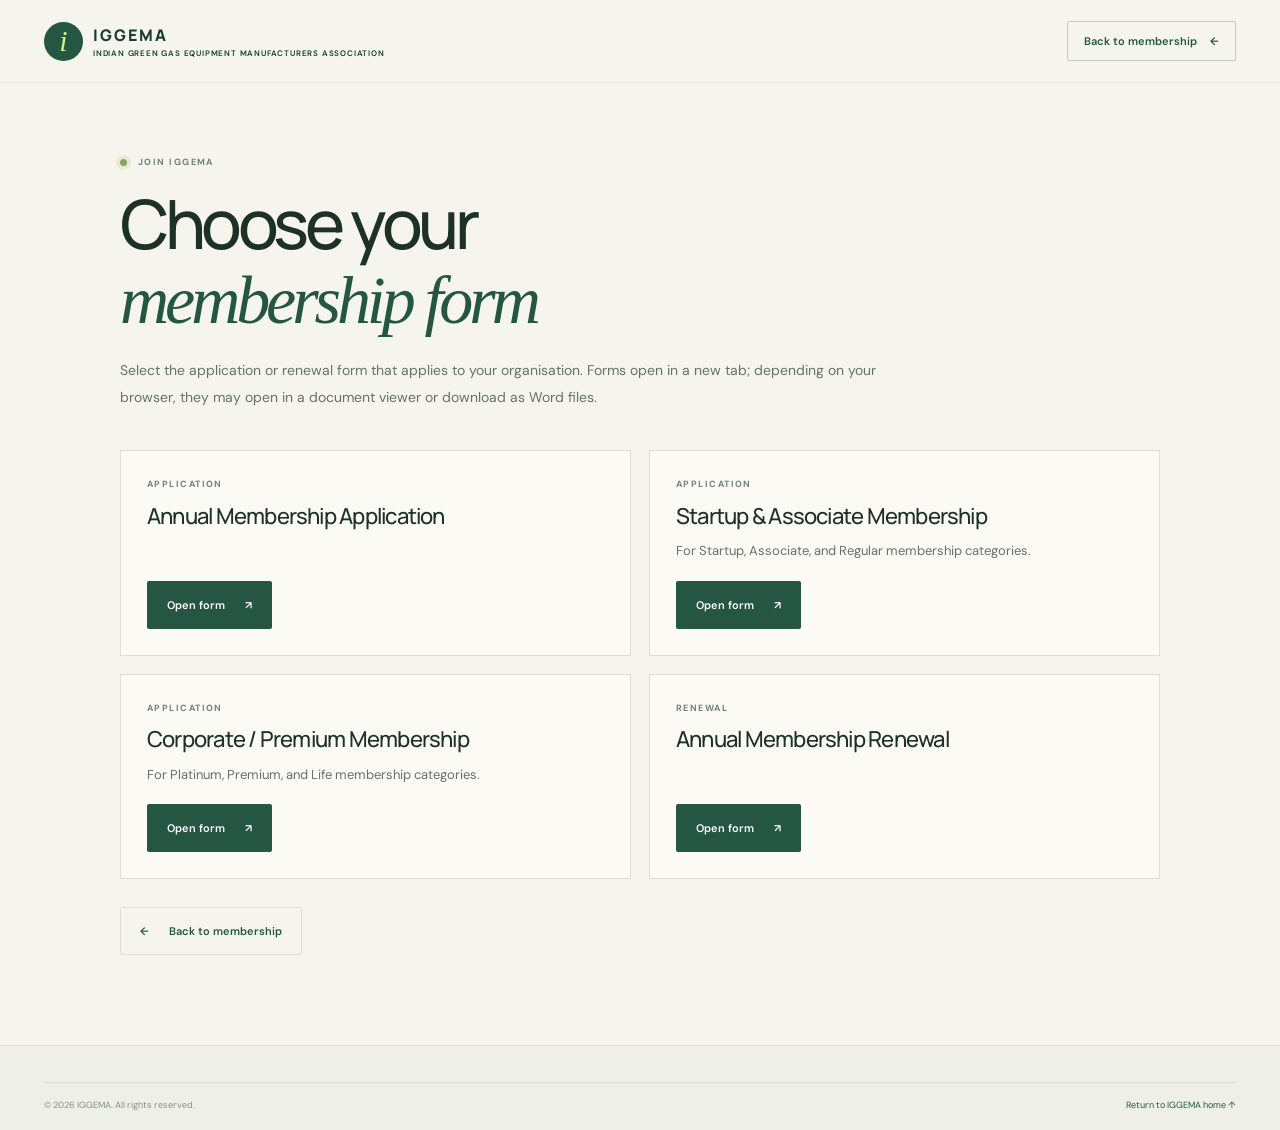
<file: membership-forms.html>
<!DOCTYPE html>
<html lang="en">
<head>
  <meta charset="UTF-8">
  <meta name="viewport" content="width=device-width, initial-scale=1">
  <meta name="theme-color" content="#f5f5ee">
  <meta name="description" content="Choose an IGGEMA membership application or renewal form.">
  <title>Choose a Membership Form — IGGEMA</title>
  <link rel="preconnect" href="https://fonts.googleapis.com">
  <link rel="preconnect" href="https://fonts.gstatic.com" crossorigin>
  <link href="https://fonts.googleapis.com/css2?family=DM+Sans:wght@400;500;600;700&family=Manrope:wght@400;500;600;700;800&display=swap" rel="stylesheet">
  <link rel="stylesheet" href="IGG.css">
  <link rel="stylesheet" href="membership.css">
</head>
<body>
  <a class="skip-link" href="#main-content">Skip to content</a>
  <header class="site-header">
    <nav class="navbar container" aria-label="Main navigation">
      <a class="brand" href="index.html" aria-label="IGGEMA home">
        <span class="brand-mark" aria-hidden="true">i</span>
        <span class="brand-name">IGGEMA<span class="brand-caption">INDIAN GREEN GAS EQUIPMENT MANUFACTURERS ASSOCIATION</span></span>
      </a>
      <a class="nav-cta" href="membership.html">Back to membership <span aria-hidden="true">←</span></a>
    </nav>
  </header>

  <main class="charter container form-picker" id="main-content">
    <header class="charter-header">
      <p class="eyebrow"><span class="eyebrow-dot"></span> JOIN IGGEMA</p>
      <h1>Choose your<br><span>membership form</span></h1>
      <p class="charter-intro">Select the application or renewal form that applies to your organisation. Forms open in a new tab; depending on your browser, they may open in a document viewer or download as Word files.</p>
    </header>

    <section class="form-options" aria-label="Available membership forms">
      <article class="form-option">
        <p class="eyebrow">APPLICATION</p>
        <h2>Annual Membership Application</h2>
        <a class="button button-primary" href="IGGEMA_Annual_Membership_Forms_2026.docx" target="_blank" rel="noopener">Open form <span aria-hidden="true">↗</span></a>
      </article>
      <article class="form-option">
        <p class="eyebrow">APPLICATION</p>
        <h2>Startup &amp; Associate Membership</h2>
        <p>For Startup, Associate, and Regular membership categories.</p>
        <a class="button button-primary" href="IGGEMA_Startup_Membership_Forms_2026.docx" target="_blank" rel="noopener">Open form <span aria-hidden="true">↗</span></a>
      </article>
      <article class="form-option">
        <p class="eyebrow">APPLICATION</p>
        <h2>Corporate / Premium Membership</h2>
        <p>For Platinum, Premium, and Life membership categories.</p>
        <a class="button button-primary" href="IGGEMA_Corporate_Membership_Forms_2026.docx" target="_blank" rel="noopener">Open form <span aria-hidden="true">↗</span></a>
      </article>
      <article class="form-option">
        <p class="eyebrow">RENEWAL</p>
        <h2>Annual Membership Renewal</h2>
        <a class="button button-primary" href="IGGEMA_Renewal_Membership_Forms_2026.docx" target="_blank" rel="noopener">Open form <span aria-hidden="true">↗</span></a>
      </article>
    </section>

    <a class="button form-back-button" href="membership.html"><span aria-hidden="true">←</span> Back to membership</a>
  </main>

  <footer class="footer">
    <div class="container footer-bottom">
      <span>© 2026 IGGEMA. All rights reserved.</span>
      <a href="index.html">Return to IGGEMA home ↑</a>
    </div>
  </footer>
</body>
</html>
</file>
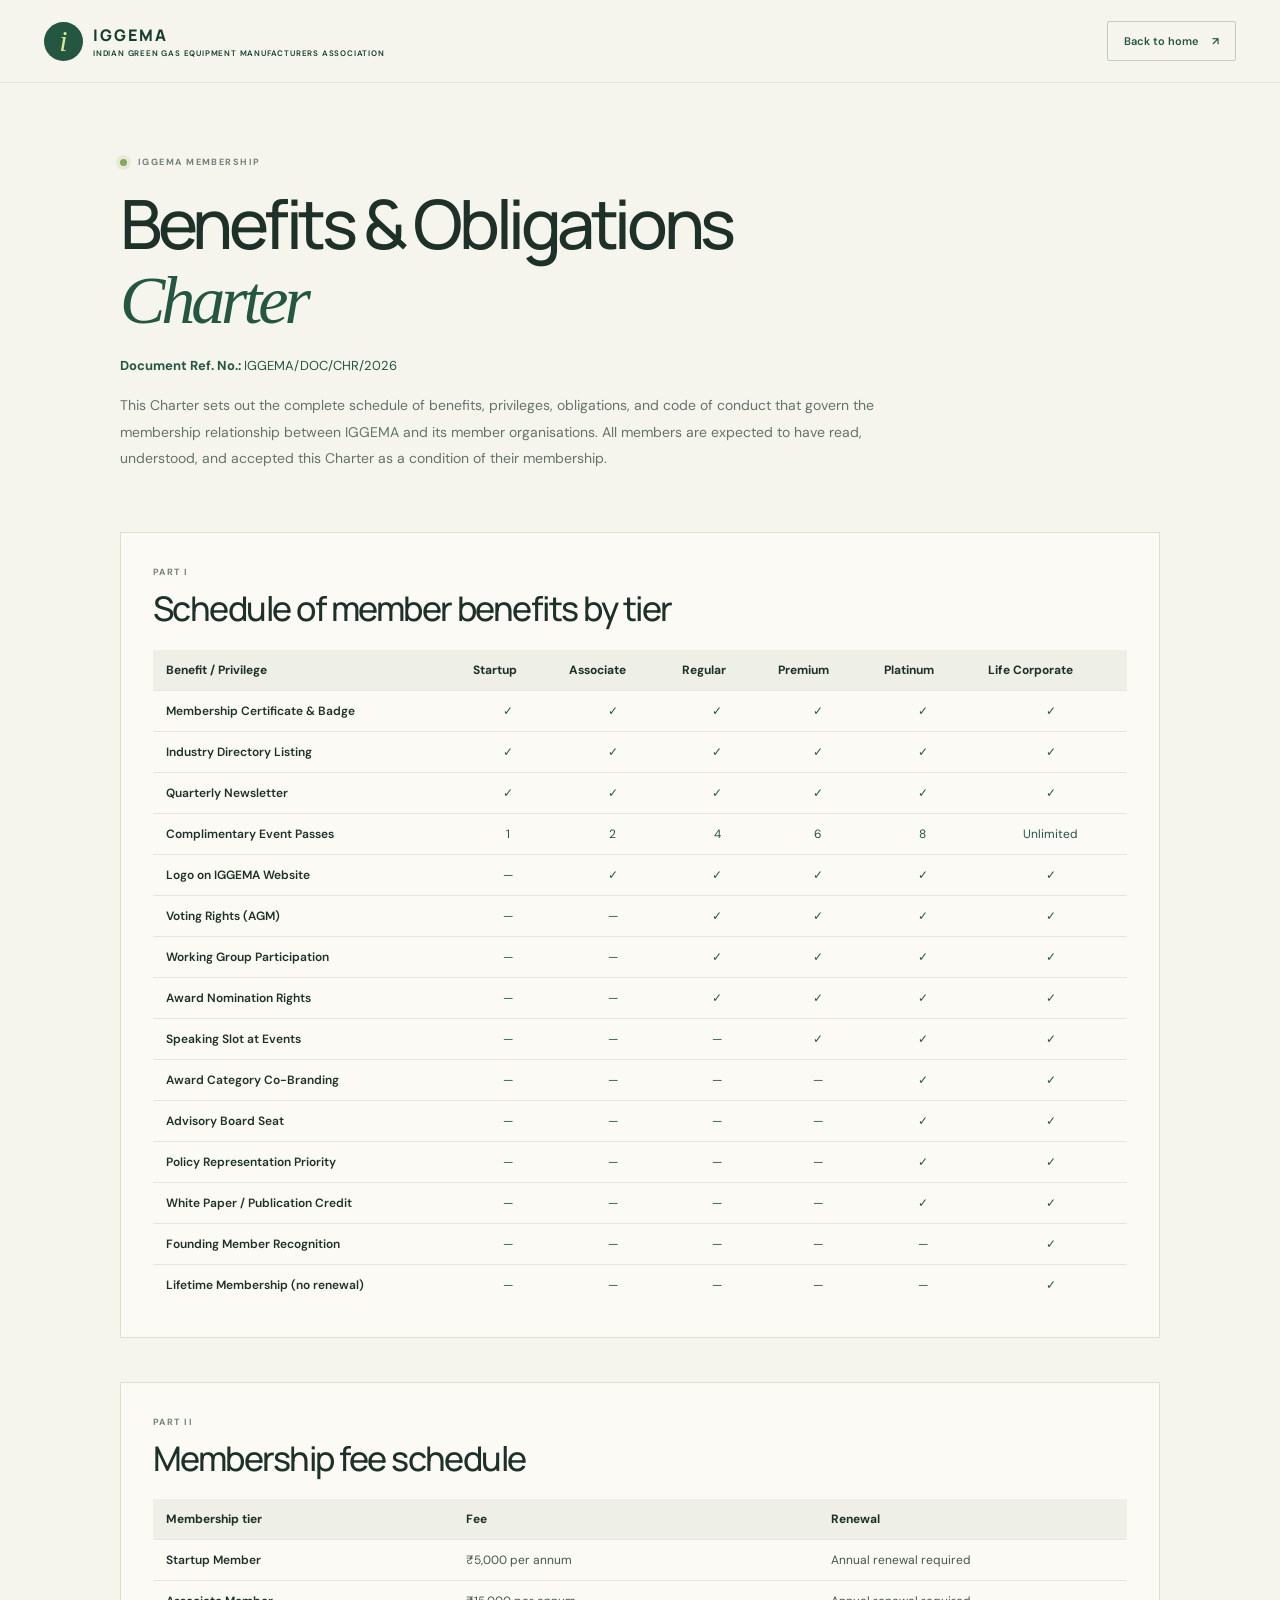
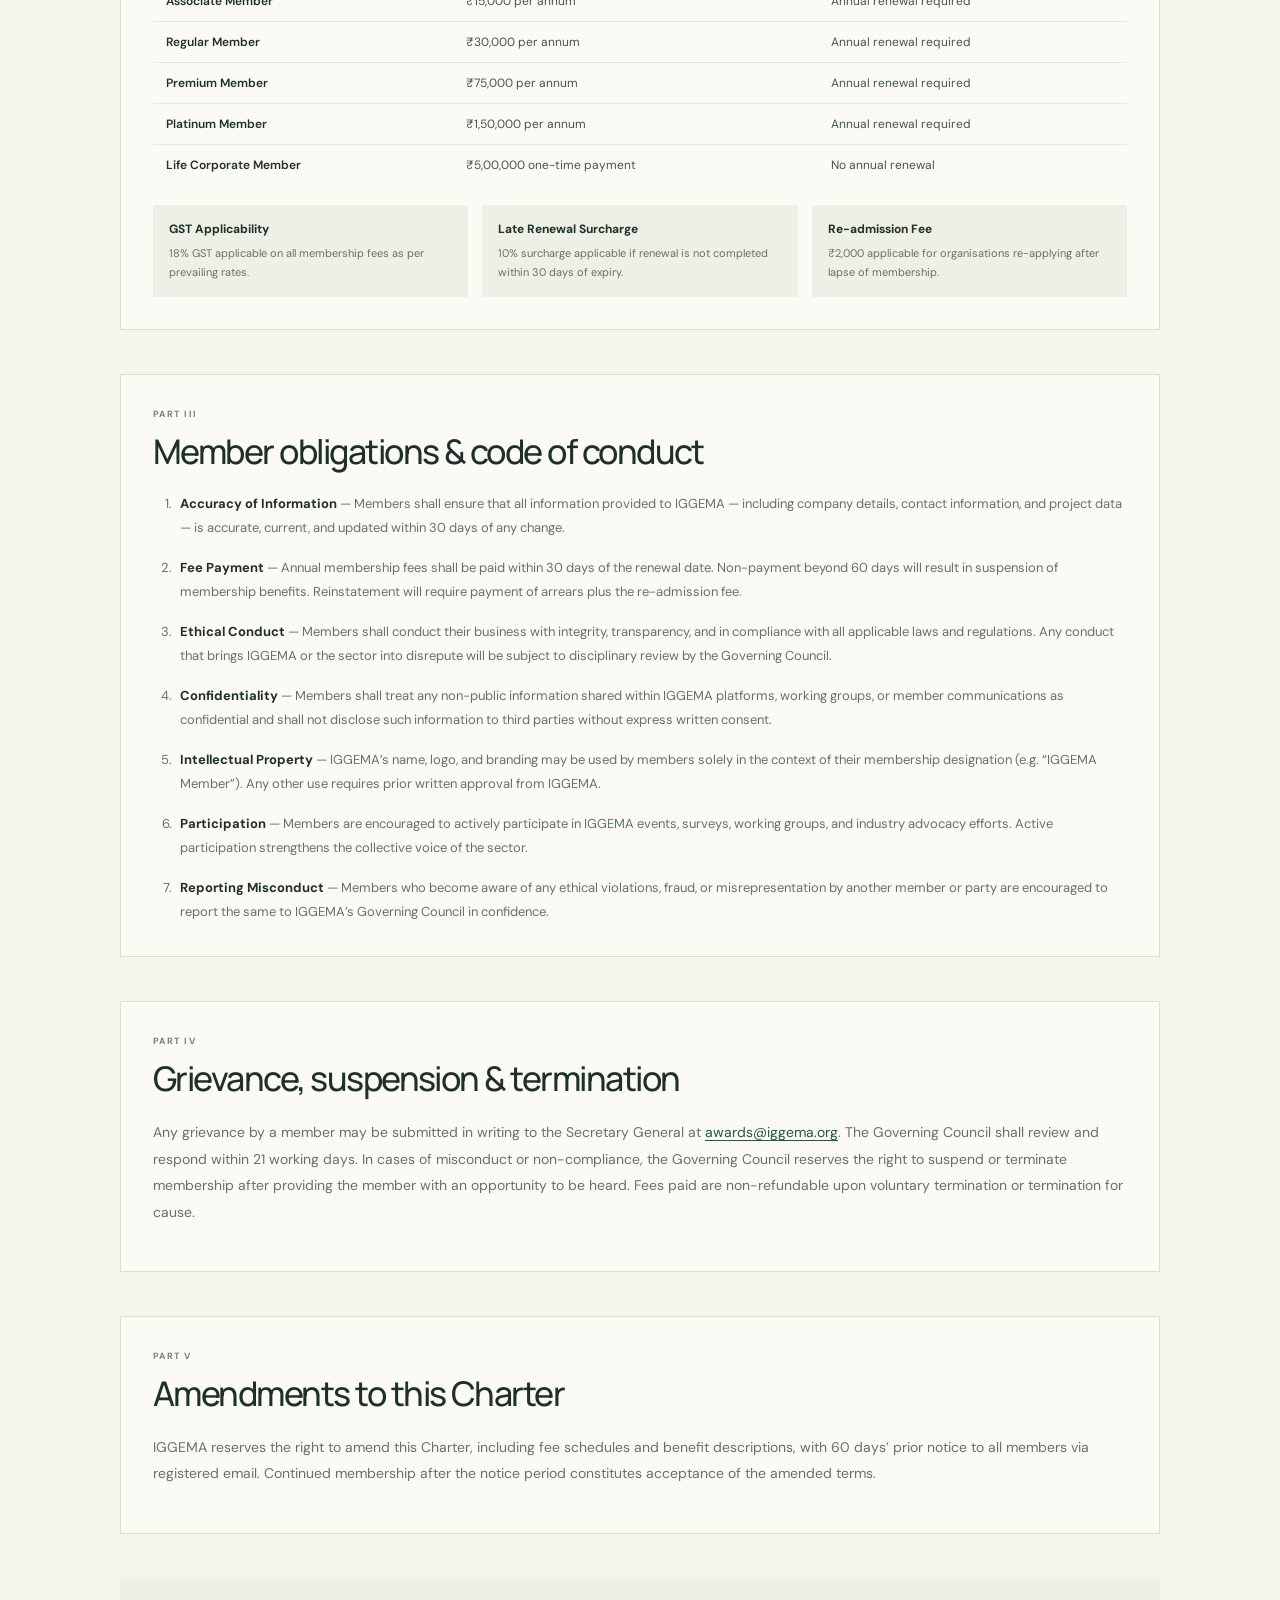
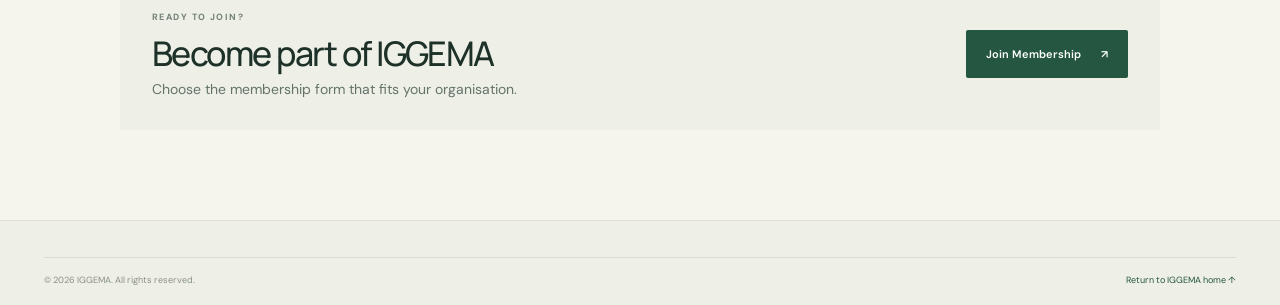
<file: membership.html>
<!DOCTYPE html>
<html lang="en">
<head>
  <meta charset="UTF-8">
  <meta name="viewport" content="width=device-width, initial-scale=1">
  <meta name="theme-color" content="#f5f5ee">
  <meta name="description" content="Review IGGEMA's membership benefits, fee schedule, member obligations, and code of conduct.">
  <title>Membership Benefits &amp; Obligations Charter — IGGEMA</title>
  <link rel="preconnect" href="https://fonts.googleapis.com">
  <link rel="preconnect" href="https://fonts.gstatic.com" crossorigin>
  <link href="https://fonts.googleapis.com/css2?family=DM+Sans:wght@400;500;600;700&family=Manrope:wght@400;500;600;700;800&display=swap" rel="stylesheet">
  <link rel="stylesheet" href="IGG.css">
  <link rel="stylesheet" href="membership.css">
</head>
<body>
  <a class="skip-link" href="#main-content">Skip to content</a>
  <header class="site-header">
    <nav class="navbar container" aria-label="Main navigation">
      <a class="brand" href="index.html" aria-label="IGGEMA home">
        <span class="brand-mark" aria-hidden="true">i</span>
        <span class="brand-name">IGGEMA<span class="brand-caption">INDIAN GREEN GAS EQUIPMENT MANUFACTURERS ASSOCIATION</span></span>
      </a>
      <a class="nav-cta" href="index.html">Back to home <span aria-hidden="true">↗</span></a>
    </nav>
  </header>

  <main class="charter container" id="main-content">
    <header class="charter-header">
      <p class="eyebrow"><span class="eyebrow-dot"></span> IGGEMA MEMBERSHIP</p>
      <h1>Benefits &amp; Obligations<br><span>Charter</span></h1>
      <p class="document-ref"><strong>Document Ref. No.:</strong> IGGEMA/DOC/CHR/2026</p>
      <p class="charter-intro">This Charter sets out the complete schedule of benefits, privileges, obligations, and code of conduct that govern the membership relationship between IGGEMA and its member organisations. All members are expected to have read, understood, and accepted this Charter as a condition of their membership.</p>
    </header>

    <section class="charter-section" aria-labelledby="benefits-heading">
      <p class="eyebrow">PART I</p>
      <h2 id="benefits-heading">Schedule of member benefits by tier</h2>
      <div class="table-scroll" tabindex="0" role="region" aria-label="Membership benefits by tier; scroll horizontally to view all tiers">
        <table class="benefits-table">
          <thead>
            <tr>
              <th scope="col">Benefit / Privilege</th>
              <th scope="col">Startup</th>
              <th scope="col">Associate</th>
              <th scope="col">Regular</th>
              <th scope="col">Premium</th>
              <th scope="col">Platinum</th>
              <th scope="col">Life Corporate</th>
            </tr>
          </thead>
          <tbody>
            <tr><th scope="row">Membership Certificate &amp; Badge</th><td>✓</td><td>✓</td><td>✓</td><td>✓</td><td>✓</td><td>✓</td></tr>
            <tr><th scope="row">Industry Directory Listing</th><td>✓</td><td>✓</td><td>✓</td><td>✓</td><td>✓</td><td>✓</td></tr>
            <tr><th scope="row">Quarterly Newsletter</th><td>✓</td><td>✓</td><td>✓</td><td>✓</td><td>✓</td><td>✓</td></tr>
            <tr><th scope="row">Complimentary Event Passes</th><td>1</td><td>2</td><td>4</td><td>6</td><td>8</td><td>Unlimited</td></tr>
            <tr><th scope="row">Logo on IGGEMA Website</th><td>—</td><td>✓</td><td>✓</td><td>✓</td><td>✓</td><td>✓</td></tr>
            <tr><th scope="row">Voting Rights (AGM)</th><td>—</td><td>—</td><td>✓</td><td>✓</td><td>✓</td><td>✓</td></tr>
            <tr><th scope="row">Working Group Participation</th><td>—</td><td>—</td><td>✓</td><td>✓</td><td>✓</td><td>✓</td></tr>
            <tr><th scope="row">Award Nomination Rights</th><td>—</td><td>—</td><td>✓</td><td>✓</td><td>✓</td><td>✓</td></tr>
            <tr><th scope="row">Speaking Slot at Events</th><td>—</td><td>—</td><td>—</td><td>✓</td><td>✓</td><td>✓</td></tr>
            <tr><th scope="row">Award Category Co-Branding</th><td>—</td><td>—</td><td>—</td><td>—</td><td>✓</td><td>✓</td></tr>
            <tr><th scope="row">Advisory Board Seat</th><td>—</td><td>—</td><td>—</td><td>—</td><td>✓</td><td>✓</td></tr>
            <tr><th scope="row">Policy Representation Priority</th><td>—</td><td>—</td><td>—</td><td>—</td><td>✓</td><td>✓</td></tr>
            <tr><th scope="row">White Paper / Publication Credit</th><td>—</td><td>—</td><td>—</td><td>—</td><td>✓</td><td>✓</td></tr>
            <tr><th scope="row">Founding Member Recognition</th><td>—</td><td>—</td><td>—</td><td>—</td><td>—</td><td>✓</td></tr>
            <tr><th scope="row">Lifetime Membership (no renewal)</th><td>—</td><td>—</td><td>—</td><td>—</td><td>—</td><td>✓</td></tr>
          </tbody>
        </table>
      </div>
    </section>

    <section class="charter-section" aria-labelledby="fees-heading">
      <p class="eyebrow">PART II</p>
      <h2 id="fees-heading">Membership fee schedule</h2>
      <div class="table-scroll">
        <table class="fees-table">
          <thead><tr><th scope="col">Membership tier</th><th scope="col">Fee</th><th scope="col">Renewal</th></tr></thead>
          <tbody>
            <tr><th scope="row">Startup Member</th><td>₹5,000 per annum</td><td>Annual renewal required</td></tr>
            <tr><th scope="row">Associate Member</th><td>₹15,000 per annum</td><td>Annual renewal required</td></tr>
            <tr><th scope="row">Regular Member</th><td>₹30,000 per annum</td><td>Annual renewal required</td></tr>
            <tr><th scope="row">Premium Member</th><td>₹75,000 per annum</td><td>Annual renewal required</td></tr>
            <tr><th scope="row">Platinum Member</th><td>₹1,50,000 per annum</td><td>Annual renewal required</td></tr>
            <tr><th scope="row">Life Corporate Member</th><td>₹5,00,000 one-time payment</td><td>No annual renewal</td></tr>
          </tbody>
        </table>
      </div>
      <dl class="fee-notes">
        <div><dt>GST Applicability</dt><dd>18% GST applicable on all membership fees as per prevailing rates.</dd></div>
        <div><dt>Late Renewal Surcharge</dt><dd>10% surcharge applicable if renewal is not completed within 30 days of expiry.</dd></div>
        <div><dt>Re-admission Fee</dt><dd>₹2,000 applicable for organisations re-applying after lapse of membership.</dd></div>
      </dl>
    </section>

    <section class="charter-section" aria-labelledby="obligations-heading">
      <p class="eyebrow">PART III</p>
      <h2 id="obligations-heading">Member obligations &amp; code of conduct</h2>
      <ol class="obligations-list">
        <li><strong>Accuracy of Information</strong> — Members shall ensure that all information provided to IGGEMA — including company details, contact information, and project data — is accurate, current, and updated within 30 days of any change.</li>
        <li><strong>Fee Payment</strong> — Annual membership fees shall be paid within 30 days of the renewal date. Non-payment beyond 60 days will result in suspension of membership benefits. Reinstatement will require payment of arrears plus the re-admission fee.</li>
        <li><strong>Ethical Conduct</strong> — Members shall conduct their business with integrity, transparency, and in compliance with all applicable laws and regulations. Any conduct that brings IGGEMA or the sector into disrepute will be subject to disciplinary review by the Governing Council.</li>
        <li><strong>Confidentiality</strong> — Members shall treat any non-public information shared within IGGEMA platforms, working groups, or member communications as confidential and shall not disclose such information to third parties without express written consent.</li>
        <li><strong>Intellectual Property</strong> — IGGEMA’s name, logo, and branding may be used by members solely in the context of their membership designation (e.g. “IGGEMA Member”). Any other use requires prior written approval from IGGEMA.</li>
        <li><strong>Participation</strong> — Members are encouraged to actively participate in IGGEMA events, surveys, working groups, and industry advocacy efforts. Active participation strengthens the collective voice of the sector.</li>
        <li><strong>Reporting Misconduct</strong> — Members who become aware of any ethical violations, fraud, or misrepresentation by another member or party are encouraged to report the same to IGGEMA’s Governing Council in confidence.</li>
      </ol>
    </section>

    <section class="charter-section" aria-labelledby="grievance-heading">
      <p class="eyebrow">PART IV</p>
      <h2 id="grievance-heading">Grievance, suspension &amp; termination</h2>
      <p>Any grievance by a member may be submitted in writing to the Secretary General at <a href="mailto:awards@iggema.org">awards@iggema.org</a>. The Governing Council shall review and respond within 21 working days. In cases of misconduct or non-compliance, the Governing Council reserves the right to suspend or terminate membership after providing the member with an opportunity to be heard. Fees paid are non-refundable upon voluntary termination or termination for cause.</p>
    </section>

    <section class="charter-section" aria-labelledby="amendments-heading">
      <p class="eyebrow">PART V</p>
      <h2 id="amendments-heading">Amendments to this Charter</h2>
      <p>IGGEMA reserves the right to amend this Charter, including fee schedules and benefit descriptions, with 60 days’ prior notice to all members via registered email. Continued membership after the notice period constitutes acceptance of the amended terms.</p>
    </section>

    <section class="join-membership" aria-labelledby="join-membership-heading">
      <div>
        <p class="eyebrow">READY TO JOIN?</p>
        <h2 id="join-membership-heading">Become part of IGGEMA</h2>
        <p>Choose the membership form that fits your organisation.</p>
      </div>
      <a class="button button-primary" href="membership-forms.html">Join Membership <span aria-hidden="true">↗</span></a>
    </section>
  </main>

  <footer class="footer">
    <div class="container footer-bottom">
      <span>© 2026 IGGEMA. All rights reserved.</span>
      <a href="index.html">Return to IGGEMA home ↑</a>
    </div>
  </footer>
</body>
</html>
</file>
<file: IGG.css>
:root {
  color-scheme: light;
  --paper: #f5f5ee;
  --white: #fffefa;
  --ink: #1d3129;
  --muted: #64736a;
  --green: #245641;
  --green-dark: #193e30;
  --lime: #d3ed88;
  --line: #dedfd3;
  --serif: Georgia, "Times New Roman", serif;
  --sans: "DM Sans", "Segoe UI", sans-serif;
  --display: "Manrope", "DM Sans", sans-serif;
}

* { box-sizing: border-box; }

.skip-link {
  position: absolute;
  z-index: 20;
  top: 8px;
  left: 8px;
  padding: 10px 14px;
  transform: translateY(-150%);
  background: var(--green-dark);
  color: white;
  font-size: 12px;
}

.skip-link:focus { transform: translateY(0); }

html {
  scroll-behavior: smooth;
  scroll-padding-top: 6rem;
}

body {
  margin: 0;
  background: var(--paper);
  color: var(--ink);
  font-family: var(--sans);
  -webkit-font-smoothing: antialiased;
}

a { color: inherit; }

.container {
  width: min(1192px, calc(100% - 64px));
  margin-inline: auto;
}

.site-header {
  position: sticky;
  z-index: 10;
  top: 0;
  background: rgba(245, 245, 238, .94);
  backdrop-filter: blur(14px);
  border-bottom: 1px solid rgba(29, 49, 41, .08);
}

.navbar {
  min-height: 82px;
  display: flex;
  align-items: center;
  justify-content: space-between;
  gap: 24px;
}

.brand {
  display: inline-flex;
  align-items: center;
  gap: 10px;
  flex: 0 0 auto;
  color: var(--green-dark);
  text-decoration: none;
}

.brand-mark {
  display: grid;
  width: 39px;
  height: 39px;
  place-items: center;
  border-radius: 50%;
  background: var(--green);
  color: var(--lime);
  font-family: var(--serif);
  font-size: 30px;
  font-style: italic;
  line-height: 1;
}

.brand-name {
  display: grid;
  gap: 2px;
  font-family: var(--display);
  font-size: 16px;
  font-weight: 800;
  letter-spacing: .13em;
}

.brand-caption {
  font-family: var(--sans);
  font-size: 8px;
  font-weight: 600;
  letter-spacing: .1em;
}

.nav-links {
  display: flex;
  align-items: center;
  justify-content: center;
  gap: clamp(14px, 2.2vw, 29px);
  margin: 0;
  padding: 0;
  list-style: none;
}

.nav-links a,
.region-dropdown summary {
  color: #43564c;
  font-size: 12px;
  font-weight: 500;
  text-decoration: none;
  transition: color .2s ease;
}

.nav-links a:hover,
.nav-links a[aria-current="page"],
.region-dropdown summary:hover,
.region-dropdown summary:focus-visible { color: var(--green); }

.region-dropdown { position: relative; }

.region-dropdown summary {
  display: flex;
  align-items: center;
  gap: 5px;
  cursor: pointer;
  list-style: none;
  white-space: nowrap;
}

.region-dropdown summary::-webkit-details-marker { display: none; }
.region-dropdown summary::after { content: "⌄"; font-size: 11px; }

.regions-menu {
  position: absolute;
  z-index: 12;
  top: 100%;
  left: -16px;
  display: none;
  width: 145px;
  margin: 0;
  padding: 10px 7px 7px;
  border: 1px solid var(--line);
  background: var(--white);
  box-shadow: 0 12px 28px rgba(29, 49, 41, .12);
  list-style: none;
}

.region-dropdown:hover .regions-menu,
.region-dropdown:focus-within .regions-menu,
.region-dropdown details[open] .regions-menu { display: grid; }

.regions-menu li {
  padding: 9px 10px;
  color: #43564c;
  font-size: 11px;
  text-transform: capitalize;
}

.regions-menu li + li { border-top: 1px solid #eeefe6; }
.regions-menu li:hover { background: #f0f2e9; color: var(--green); }

.nav-cta {
  display: inline-flex;
  align-items: center;
  gap: 13px;
  padding: 12px 16px;
  border: 1px solid rgba(36, 86, 65, .25);
  border-radius: 2px;
  color: var(--green);
  font-size: 11px;
  font-weight: 600;
  text-decoration: none;
  white-space: nowrap;
  transition: background .2s, color .2s;
}

.nav-cta:hover { background: var(--green); color: white; }

.hero {
  position: relative;
  min-height: 610px;
  display: grid;
  grid-template-columns: .94fr 1.06fr;
  align-items: center;
  gap: 5.5%;
  padding-top: 66px;
  padding-bottom: 95px;
}

.hero-copy { position: relative; z-index: 1; padding-bottom: 12px; }

.eyebrow {
  display: flex;
  align-items: center;
  gap: 11px;
  margin: 0 0 22px;
  color: #718078;
  font-size: 9px;
  font-weight: 700;
  letter-spacing: .16em;
  line-height: 1.6;
}

.eyebrow-dot {
  width: 7px;
  height: 7px;
  border-radius: 50%;
  background: #88a55c;
  box-shadow: 0 0 0 4px rgba(136, 165, 92, .13);
}

h1, h2, h3, p { margin-top: 0; }

h1, h2 {
  color: var(--ink);
  font-family: var(--display);
  font-weight: 500;
  letter-spacing: -.065em;
}

h1 {
  margin-bottom: 20px;
  font-size: clamp(49px, 6.05vw, 78px);
  line-height: 1.04;
}

h1 > span, h2 > span {
  color: var(--green);
  font-family: var(--serif);
  font-weight: 400;
  font-style: italic;
  letter-spacing: -.06em;
}

.hero-description {
  max-width: 425px;
  margin-bottom: 29px;
  color: #65756a;
  font-size: 14px;
  line-height: 1.9;
}

.hero-actions {
  display: flex;
  align-items: center;
  flex-wrap: wrap;
  gap: 23px;
}

.button {
  display: inline-flex;
  min-height: 48px;
  align-items: center;
  justify-content: center;
  gap: 20px;
  padding: 0 19px;
  border: 1px solid transparent;
  border-radius: 2px;
  font-size: 11px;
  font-weight: 600;
  text-decoration: none;
  transition: transform .2s, background .2s, border-color .2s;
}

.button:hover { transform: translateY(-2px); }
.button-primary { background: var(--green); color: white; }
.button-primary:hover { background: var(--green-dark); }
.button-light { border-color: rgba(255,255,255,.46); color: white; }
.button-light:hover { background: rgba(255,255,255,.1); }

.text-link {
  display: inline-flex;
  align-items: center;
  gap: 10px;
  color: var(--green-dark);
  font-size: 11px;
  font-weight: 600;
  text-decoration: none;
}

.text-link span, .service-card a span { transition: transform .2s; }
.text-link:hover span, .service-card a:hover span { transform: translateX(4px); }

.hero-note {
  display: flex;
  align-items: center;
  gap: 9px;
  margin-top: 54px;
  color: #758178;
  font-size: 10px;
}

.note-icon { color: #809d55; font-size: 16px; }

.hero-visual {
  position: relative;
  min-width: 0;
  height: 440px;
  background: #71816a;
}

.hero-visual > img {
  width: 100%;
  height: 100%;
  display: block;
  object-fit: cover;
  object-position: 52% center;
}

.image-wash {
  position: absolute;
  inset: 0;
  background: linear-gradient(180deg, transparent 40%, rgba(12, 31, 23, .3));
}

.visual-card {
  position: absolute;
  right: -25px;
  bottom: 36px;
  display: grid;
  grid-template-columns: 31px 1fr;
  align-items: center;
  width: 221px;
  padding: 17px;
  background: var(--white);
  box-shadow: 0 15px 40px rgba(17, 34, 24, .12);
}

.visual-card-icon {
  grid-row: span 2;
  align-self: start;
  color: #7d9857;
  font-size: 21px;
}

.visual-card > span:nth-child(2) { color: var(--muted); font-size: 9px; }
.visual-card strong { margin-top: 4px; font-size: 11px; font-weight: 600; }

.visual-caption {
  position: absolute;
  bottom: 17px;
  left: 19px;
  color: white;
  font-size: 8px;
  letter-spacing: .15em;
}

.scroll-cue {
  position: absolute;
  bottom: 31px;
  left: 0;
  display: flex;
  align-items: center;
  gap: 11px;
  color: #728078;
  font-size: 8px;
  font-weight: 600;
  letter-spacing: .16em;
  text-decoration: none;
}

.scroll-cue span { color: var(--green); font-size: 16px; }

.section-pad { padding: 105px 0; }

.intro {
  background: #eeefe6;
  border-top: 1px solid #e8e9df;
  border-bottom: 1px solid #e8e9df;
}

.intro-grid, .contact-grid {
  display: grid;
  grid-template-columns: .95fr 1.05fr;
  gap: 9%;
}

.intro .eyebrow, .contact .eyebrow, .services .eyebrow { margin-bottom: 21px; }
.eyebrow-line { display: inline-block; width: 34px; height: 1px; background: #aab4a5; }

.about-image {
  display: block;
  width: 100%;
  height: 205px;
  margin-top: 25px;
  object-fit: cover;
  object-position: center 45%;
}

h2 {
  margin-bottom: 0;
  font-size: clamp(38px, 4.5vw, 54px);
  line-height: 1.12;
}

.intro-copy { padding-top: 19px; }
.intro-copy p, .contact-copy > p:not(.lead) {
  color: #6a776e;
  font-size: 12px;
  line-height: 1.95;
}

.intro-copy .lead, .contact-copy .lead {
  margin-bottom: 14px;
  color: var(--ink);
  font-family: var(--display);
  font-size: 17px;
  font-weight: 600;
  letter-spacing: -.025em;
  line-height: 1.5;
}

.dark-link { margin-top: 6px; }

.values-strip {
  display: grid;
  grid-template-columns: repeat(3, 1fr);
  margin-top: 73px;
  border-top: 1px solid #d9dccf;
}

.value-item {
  display: grid;
  grid-template-columns: 37px 1fr;
  padding: 22px 18px 0 0;
}

.value-item + .value-item { padding-left: 25px; border-left: 1px solid #d9dccf; }
.value-item > span { grid-row: span 2; color: #85917f; font-size: 9px; }
.value-item strong { font-family: var(--display); font-size: 12px; font-weight: 600; }
.value-item small { margin-top: 6px; color: #788279; font-size: 10px; }

.section-heading {
  display: flex;
  align-items: end;
  justify-content: space-between;
  gap: 40px;
  margin-bottom: 42px;
}

.section-aside {
  max-width: 320px;
  margin-bottom: 4px;
  color: #6a776e;
  font-size: 12px;
  line-height: 1.9;
}

.focus {
  background: #eeefe6;
  border-top: 1px solid #e8e9df;
  border-bottom: 1px solid #e8e9df;
}

.focus-grid {
  display: grid;
  grid-template-columns: repeat(4, 1fr);
  border-top: 1px solid #d9dccf;
  border-bottom: 1px solid #d9dccf;
}

.focus-card {
  min-height: 190px;
  padding: 20px 20px 22px;
}

.focus-image {
  display: block;
  width: 100%;
  height: 118px;
  margin: 14px 0 12px;
  object-fit: cover;
}

.focus-card + .focus-card { border-left: 1px solid #d9dccf; }
.focus-index { color: #85917f; font-size: 9px; }
.focus-card h3 { margin: 0 0 9px; font-family: var(--display); font-size: 15px; font-weight: 600; letter-spacing: -.035em; }
.focus-card p { margin: 0; color: #6a776e; font-size: 11px; line-height: 1.8; }

.services-grid { display: grid; grid-template-columns: repeat(3, 1fr); gap: 15px; }

.service-card {
  min-height: 260px;
  padding: 24px 23px;
  border: 1px solid var(--line);
  background: rgba(255, 254, 250, .55);
  transition: transform .22s, box-shadow .22s, background .22s;
}

.service-card:hover {
  transform: translateY(-4px);
  background: var(--white);
  box-shadow: 0 14px 30px rgba(29, 49, 41, .06);
}

.service-card-featured { background: #eeefe6; }
.card-number { color: #7c897f; font-size: 8px; font-weight: 600; letter-spacing: .13em; }

.service-image {
  display: block;
  width: 100%;
  height: 112px;
  margin-top: 16px;
  object-fit: cover;
}

.service-icon {
  display: grid;
  width: 39px;
  height: 39px;
  place-items: center;
  margin-top: 24px;
  border: 1px solid #d5dacd;
  border-radius: 50%;
  color: var(--green);
  font-size: 16px;
}

.service-card h3 {
  margin: 16px 0 9px;
  font-family: var(--display);
  font-size: 16px;
  font-weight: 600;
  letter-spacing: -.035em;
}

.service-card p {
  min-height: 57px;
  margin-bottom: 17px;
  color: #727d73;
  font-size: 11px;
  line-height: 1.75;
}

.service-card > a {
  display: inline-flex;
  align-items: center;
  gap: 8px;
  color: var(--green);
  font-size: 10px;
  font-weight: 600;
  text-decoration: none;
}

.membership { padding-top: 90px; padding-bottom: 90px; }

.membership-panel {
  position: relative;
  min-height: 330px;
  overflow: hidden;
  display: flex;
  align-items: center;
  padding: 56px 8%;
  background: #78906a;
  color: white;
}

.membership-content { position: relative; z-index: 1; max-width: 470px; }
.membership .eyebrow { color: #e2e8d7; }
.membership h2 { color: white; font-size: clamp(39px, 4.6vw, 55px); }
.membership h2 > span { color: #e2edbd; }
.membership-content > p:not(.eyebrow) { max-width: 410px; margin: 17px 0 22px; color: #f1f3eb; font-size: 12px; line-height: 1.85; }

.membership-decoration {
  position: absolute;
  top: -105px;
  right: 19%;
  display: flex;
  gap: 20px;
  color: rgba(234, 241, 220, .16);
  font-family: var(--serif);
  font-size: 360px;
  font-style: italic;
  line-height: 1;
  transform: rotate(12deg);
}

.membership-decoration span:nth-child(2) { margin-top: 100px; color: rgba(234, 241, 220, .1); }
.membership-decoration span:nth-child(3) { margin-top: -50px; color: rgba(234, 241, 220, .08); }

.membership-stamp {
  position: absolute;
  right: 9%;
  display: grid;
  width: 122px;
  height: 122px;
  place-content: center;
  justify-items: center;
  border: 1px solid rgba(255,255,255,.65);
  border-radius: 50%;
  color: white;
  font-size: 8px;
  font-weight: 600;
  letter-spacing: .13em;
  line-height: 1.5;
  text-align: center;
  transform: rotate(9deg);
}

.stamp-star { margin: 3px 0; color: var(--lime); font-size: 17px; }

.contact { padding-top: 5px; padding-bottom: 100px; }
.contact-copy { padding-top: 20px; }
.contact-copy > p:not(.lead) { max-width: 410px; margin-bottom: 23px; }
.contact-details { display: grid; gap: 8px; margin: 0 0 23px; }
.contact-details p { display: grid; grid-template-columns: 76px 1fr; gap: 12px; margin: 0; color: #6a776e; font-size: 12px; line-height: 1.7; }
.contact-details strong { color: var(--ink); font-weight: 600; }
.contact-details a { color: var(--green); text-decoration-thickness: 1px; text-underline-offset: 3px; }
.contact-note { margin: 12px 0 0 !important; color: #8a948b !important; font-size: 9px !important; }

.footer {
  padding: 36px 0 19px;
  border-top: 1px solid var(--line);
  background: #eeefe6;
}

.footer-main {
  display: grid;
  grid-template-columns: 1fr 1fr 1fr;
  align-items: center;
  padding-bottom: 28px;
}

.footer-main > p { margin: 0; color: #69766c; font-size: 10px; line-height: 1.8; }
.back-top { justify-self: end; color: var(--green); font-size: 8px; font-weight: 600; letter-spacing: .13em; text-decoration: none; }
.back-top span { margin-left: 8px; font-size: 13px; }

.footer-bottom {
  display: flex;
  justify-content: space-between;
  padding-top: 16px;
  border-top: 1px solid #d9dccf;
  color: #879087;
  font-size: 9px;
}

.footer-leaf { color: #738a54; }

:focus-visible { outline: 3px solid #819e5c; outline-offset: 4px; }

@media (min-width: 1440px) {
  .hero { min-height: 660px; }
  .hero-visual { height: 490px; }
}

@media (max-width: 980px) {
  .container { width: min(100% - 48px, 760px); }
  .navbar { min-height: 74px; gap: 14px; }
  .brand { gap: 7px; }
  .brand-mark { width: 34px; height: 34px; font-size: 26px; }
  .brand-name { font-size: 14px; }
  .brand-caption { font-size: 7px; }
  .nav-links { gap: 13px; }
  .nav-links a { font-size: 11px; }
  .nav-cta { padding: 10px 11px; gap: 8px; font-size: 10px; }
  .hero { min-height: 535px; gap: 4%; }
  .hero-visual { height: 380px; }
  .hero-note { margin-top: 37px; }
  .section-pad { padding: 84px 0; }
  .membership-stamp { right: 6%; width: 103px; height: 103px; }
}

@media (max-width: 720px) {
  html { scroll-padding-top: 9rem; }
  .container { width: calc(100% - 40px); }
  .navbar { min-height: auto; flex-wrap: wrap; padding-top: 13px; padding-bottom: 12px; row-gap: 9px; }
  .brand { margin-right: auto; }
  .nav-cta { padding: 9px 10px; }
  .nav-links {
    order: 3;
    width: 100%;
    justify-content: space-between;
    gap: 6px;
    overflow-x: auto;
    scrollbar-width: none;
  }
  .nav-links::-webkit-scrollbar { display: none; }
  .nav-links a,
  .region-dropdown summary { display: block; padding: 5px 0; font-size: 10px; white-space: nowrap; }
  .region-dropdown summary::after { margin-left: 2px; }
  .regions-menu { top: 100%; left: -8px; }
  .hero { grid-template-columns: 1fr; gap: 28px; min-height: 0; padding-top: 68px; padding-bottom: 83px; }
  .hero-copy { padding-bottom: 0; }
  h1 { font-size: clamp(49px, 11vw, 72px); }
  .hero-description { max-width: 500px; }
  .hero-note { margin-top: 28px; }
  .hero-visual { height: min(58vw, 390px); min-height: 260px; margin-right: 14px; }
  .visual-card { right: -14px; bottom: 26px; }
  .scroll-cue { bottom: 25px; }
  .section-pad { padding: 73px 0; }
  .intro-grid, .contact-grid { grid-template-columns: 1fr; gap: 25px; }
  .intro-copy, .contact-copy { padding-top: 0; }
  .about-image { height: min(52vw, 260px); }
  .values-strip { margin-top: 46px; }
  .value-item { grid-template-columns: 27px 1fr; padding-right: 9px; }
  .value-item + .value-item { padding-left: 12px; }
  .value-item strong { font-size: 10px; }
  .value-item small { font-size: 9px; line-height: 1.5; }
  .section-heading { align-items: start; flex-direction: column; gap: 17px; margin-bottom: 29px; }
  .section-aside { max-width: 460px; margin: 0; }
  .focus-grid { grid-template-columns: repeat(2, 1fr); }
  .focus-card { min-height: 170px; padding: 18px 14px; }
  .focus-card:nth-child(3) { border-left: 0; border-top: 1px solid #d9dccf; }
  .focus-card:nth-child(4) { border-top: 1px solid #d9dccf; }
  .focus-image { height: 130px; }
  .services-grid { grid-template-columns: 1fr; gap: 11px; }
  .service-card { min-height: auto; padding: 22px; }
  .service-image { height: 180px; }
  .service-icon { margin-top: 17px; }
  .service-card p { min-height: 0; }
  .membership { padding: 65px 0; }
  .membership-panel { min-height: 360px; padding: 43px 30px; }
  .membership-stamp { right: 6%; bottom: 22px; width: 78px; height: 78px; font-size: 6px; }
  .membership-decoration { top: 45px; right: -5%; font-size: 200px; }
  .contact { padding-top: 5px; padding-bottom: 73px; }
}

@media (max-width: 430px) {
  .container { width: calc(100% - 32px); }
  .brand-caption { letter-spacing: .07em; }
  .nav-cta { font-size: 9px; }
  .hero { padding-top: 53px; }
  .eyebrow { font-size: 8px; letter-spacing: .12em; }
  h1 { font-size: 48px; }
  h2 { font-size: 40px; }
  .about-image { height: 190px; }
  .service-image { height: 150px; }
  .hero-actions { align-items: flex-start; flex-direction: column; gap: 17px; }
  .hero-visual { min-height: 240px; }
  .visual-card { width: 190px; padding: 13px; }
  .values-strip { grid-template-columns: 1fr; gap: 0; }
  .focus-grid { grid-template-columns: 1fr; }
  .focus-card, .focus-card + .focus-card,
  .focus-card:nth-child(3), .focus-card:nth-child(4) {
    min-height: 0;
    padding: 17px 0;
    border-left: 0;
    border-top: 1px solid #d9dccf;
  }
  .focus-card:first-child { border-top: 0; }
  .focus-card h3 { margin: 12px 0 6px; }
  .value-item, .value-item + .value-item { min-height: 67px; padding: 15px 0 0; border-left: 0; border-top: 1px solid #d9dccf; }
  .value-item > span { grid-row: span 2; }
  .membership-panel { min-height: 390px; padding: 34px 22px; }
  .membership-stamp { right: 6%; bottom: 15px; }
  .footer-main { grid-template-columns: 1fr auto; row-gap: 16px; }
  .footer-main > p { grid-column: 1; grid-row: 2; }
  .back-top { grid-column: 2; grid-row: 1 / span 2; }
  .footer-bottom { gap: 12px; font-size: 8px; }
}

@media (prefers-reduced-motion: reduce) {
  *, *::before, *::after { scroll-behavior: auto !important; transition-duration: .01ms !important; }
}
</file>
<file: membership.css>
.charter {
  max-width: 1040px;
  padding-top: 72px;
  padding-bottom: 90px;
}

.charter-header {
  max-width: 790px;
  margin-bottom: 60px;
}

.charter-header .eyebrow { margin-bottom: 18px; }
.charter-header h1 { margin-bottom: 20px; font-size: clamp(42px, 6vw, 68px); line-height: 1.08; }
.charter-header h1 span { color: var(--green); font-family: var(--serif); font-style: italic; font-weight: 400; }
.document-ref { margin-bottom: 18px; color: var(--green); font-size: 13px; }
.charter-intro, .charter-section > p:not(.eyebrow) { color: #64736a; font-size: 14px; line-height: 1.9; }

.charter-section {
  margin-top: 44px;
  padding: 32px;
  border: 1px solid var(--line);
  background: rgba(255, 254, 250, .68);
}

.charter-section > .eyebrow { margin-bottom: 10px; color: #718078; }
.charter-section h2 { margin: 0 0 22px; font-size: clamp(25px, 3.2vw, 34px); letter-spacing: -.045em; }
.table-scroll { overflow-x: auto; overscroll-behavior-inline: contain; }
.table-scroll:focus-visible { outline: 3px solid #819e5c; outline-offset: 3px; }

.benefits-table, .fees-table {
  width: 100%;
  border-collapse: collapse;
  color: #43564c;
  font-size: 12px;
  text-align: left;
}

.benefits-table { min-width: 850px; }
.fees-table { min-width: 560px; }
.benefits-table th, .benefits-table td, .fees-table th, .fees-table td { padding: 12px 13px; border-bottom: 1px solid #e5e6dd; }
.benefits-table thead, .fees-table thead { background: #eeefe6; color: var(--ink); }
.benefits-table thead th, .fees-table thead th { font-weight: 700; }
.benefits-table tbody th, .fees-table tbody th { color: var(--ink); font-weight: 600; }
.benefits-table tbody td { color: var(--green); text-align: center; }
.benefits-table tbody tr:last-child th, .benefits-table tbody tr:last-child td,
.fees-table tbody tr:last-child th, .fees-table tbody tr:last-child td { border-bottom: 0; }

.fee-notes { display: grid; grid-template-columns: repeat(3, 1fr); gap: 14px; margin: 20px 0 0; }
.fee-notes > div { padding: 16px; background: #eeefe6; }
.fee-notes dt { margin-bottom: 7px; color: var(--ink); font-size: 12px; font-weight: 700; }
.fee-notes dd { margin: 0; color: #64736a; font-size: 11px; line-height: 1.7; }

.obligations-list { display: grid; gap: 16px; margin: 0; padding-left: 22px; color: #64736a; font-size: 13px; line-height: 1.85; }
.obligations-list li { padding-left: 5px; }
.obligations-list strong { color: var(--ink); }
.charter-section > p a { color: var(--green); text-underline-offset: 3px; }
.footer-bottom a { color: var(--green); text-decoration: none; }

.join-membership {
  display: flex;
  align-items: center;
  justify-content: space-between;
  gap: 24px;
  margin-top: 44px;
  padding: 32px;
  background: #eeefe6;
}

.join-membership .eyebrow { margin-bottom: 10px; }
.join-membership h2 { margin: 0 0 8px; font-size: clamp(25px, 3.2vw, 34px); letter-spacing: -.045em; }
.join-membership p:last-child { margin: 0; color: #64736a; font-size: 14px; }

.form-picker .charter-header { margin-bottom: 40px; }
.form-options { display: grid; grid-template-columns: repeat(2, minmax(0, 1fr)); gap: 18px; }
.form-option { display: flex; flex-direction: column; align-items: flex-start; padding: 26px; border: 1px solid var(--line); background: rgba(255, 254, 250, .68); }
.form-option .eyebrow { margin-bottom: 12px; color: #718078; }
.form-option h2 { margin: 0 0 12px; font-size: 22px; letter-spacing: -.035em; }
.form-option p:not(.eyebrow) { margin: 0 0 18px; color: #64736a; font-size: 13px; line-height: 1.7; }
.form-option .button { margin-top: auto; }
.form-back-button { margin-top: 28px; border-color: var(--line); color: var(--green); }

@media (max-width: 720px) {
  .charter { width: calc(100% - 40px); padding-top: 48px; padding-bottom: 64px; }
  .charter-header { margin-bottom: 40px; }
  .charter-section { margin-top: 24px; padding: 22px 16px; }
  .fee-notes { grid-template-columns: 1fr; }
  .join-membership { align-items: flex-start; flex-direction: column; margin-top: 24px; padding: 22px 16px; }
  .form-options { grid-template-columns: 1fr; }
}

@media (max-width: 430px) {
  .charter { width: calc(100% - 32px); }
  .charter-header h1 { font-size: 42px; }
}
</file>
